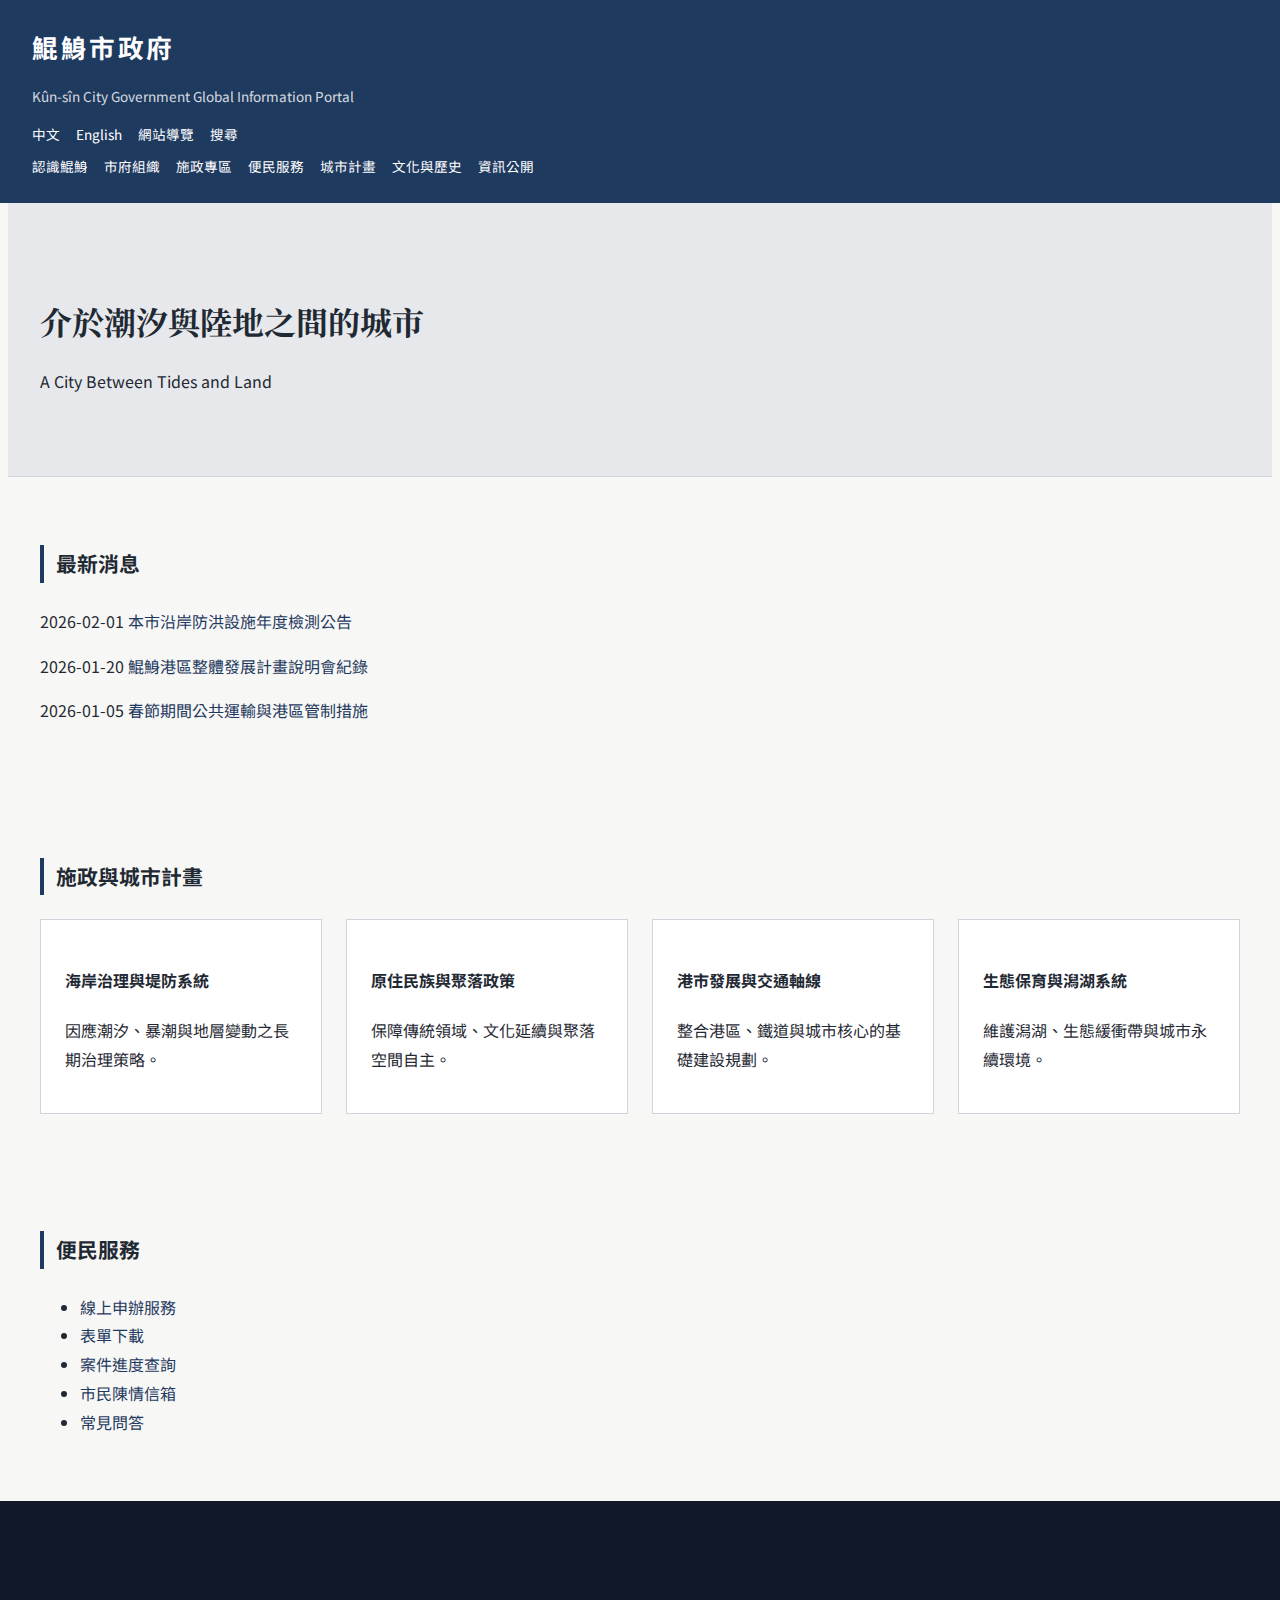
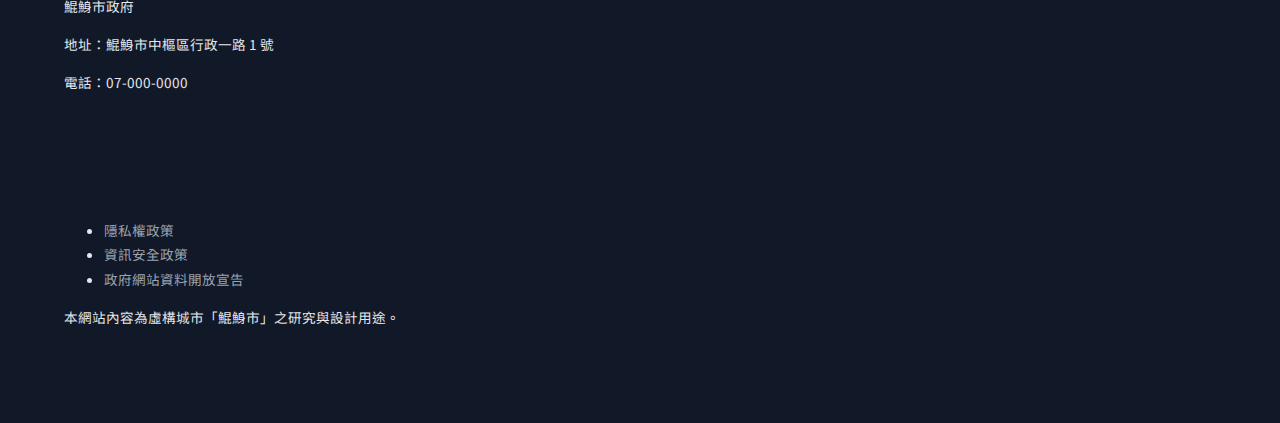
<file: KunShin_website/index.html>
<!DOCTYPE html>
<html lang="zh-Hant-TW">
<head>
  <meta charset="UTF-8">
  <meta name="viewport" content="width=device-width, initial-scale=1.0">
  <title>鯤鯓市政府全球資訊網</title>
  <meta name="description" content="鯤鯓市政府全球資訊網，提供市政資訊、便民服務、城市計畫與公共政策相關內容。">
  <link rel="stylesheet" href="css/style.css">
  <link rel="preconnect" href="https://fonts.googleapis.com">
  <link rel="preconnect" href="https://fonts.gstatic.com" crossorigin>
  <link href="https://fonts.googleapis.com/css2?family=Noto+Sans+TC&family=Noto+Serif+TC&display=swap" rel="stylesheet">

</head>

<body>

  <!-- ===== 頁首 Header ===== -->
  <header>
    <div class="site-branding">
      <h1>鯤鯓市政府</h1>
      <p class="site-subtitle">Kûn-sîn City Government Global Information Portal</p>
    </div>

    <div class="utility-nav">
      <ul>
        <li><a href="#">中文</a></li>
        <li><a href="#">English</a></li>
        <li><a href="#">網站導覽</a></li>
        <li><a href="#">搜尋</a></li>
      </ul>
    </div>

    <!-- 主導覽列 -->
    <nav aria-label="主要導覽">
      <ul class="main-nav">
        <li><a href="#">認識鯤鯓</a></li>
        <li><a href="#">市府組織</a></li>
        <li><a href="#">施政專區</a></li>
        <li><a href="#">便民服務</a></li>
        <li><a href="planning.html">城市計畫</a></li>
        <li><a href="#">文化與歷史</a></li>
        <li><a href="#">資訊公開</a></li>
      </ul>
    </nav>
  </header>

  <!-- ===== 主內容 Main ===== -->
  <main>

    <!-- Hero / 主視覺 -->
    <section class="hero">
      <h2>介於潮汐與陸地之間的城市</h2>
      <p>A City Between Tides and Land</p>
      <!-- 建議背景圖：港灣、潟湖、堤防（CSS 處理） -->
    </section>

    <!-- 最新消息 -->
    <section class="news">
      <h3>最新消息</h3>
      <ul>
        <li>
          <time datetime="2026-02-01">2026-02-01</time>
          <a href="#">本市沿岸防洪設施年度檢測公告</a>
        </li>
        <li>
          <time datetime="2026-01-20">2026-01-20</time>
          <a href="#">鯤鯓港區整體發展計畫說明會紀錄</a>
        </li>
        <li>
          <time datetime="2026-01-05">2026-01-05</time>
          <a href="#">春節期間公共運輸與港區管制措施</a>
        </li>
      </ul>
    </section>

    <!-- 施政與城市計畫入口 -->
    <section class="policy-highlights">
      <h3>施政與城市計畫</h3>
      <div class="policy-grid">
        <article>
          <h4>海岸治理與堤防系統</h4>
          <p>因應潮汐、暴潮與地層變動之長期治理策略。</p>
        </article>
        <article>
          <h4>原住民族與聚落政策</h4>
          <p>保障傳統領域、文化延續與聚落空間自主。</p>
        </article>
        <article>
          <h4>港市發展與交通軸線</h4>
          <p>整合港區、鐵道與城市核心的基礎建設規劃。</p>
        </article>
        <article>
          <h4>生態保育與潟湖系統</h4>
          <p>維護潟湖、生態緩衝帶與城市永續環境。</p>
        </article>
      </div>
    </section>

    <!-- 便民服務 -->
    <section class="services">
      <h3>便民服務</h3>
      <ul>
        <li><a href="#">線上申辦服務</a></li>
        <li><a href="#">表單下載</a></li>
        <li><a href="#">案件進度查詢</a></li>
        <li><a href="#">市民陳情信箱</a></li>
        <li><a href="#">常見問答</a></li>
      </ul>
    </section>

  </main>

  <!-- ===== 頁尾 Footer ===== -->
  <footer>
    <section class="footer-info">
      <p>鯤鯓市政府</p>
      <p>地址：鯤鯓市中樞區行政一路 1 號</p>
      <p>電話：07-000-0000</p>
    </section>

    <section class="footer-meta">
      <ul>
        <li><a href="#">隱私權政策</a></li>
        <li><a href="#">資訊安全政策</a></li>
        <li><a href="#">政府網站資料開放宣告</a></li>
      </ul>
      <p>本網站內容為虛構城市「鯤鯓市」之研究與設計用途。</p>
    </section>
  </footer>

</body>
</html>
</file>
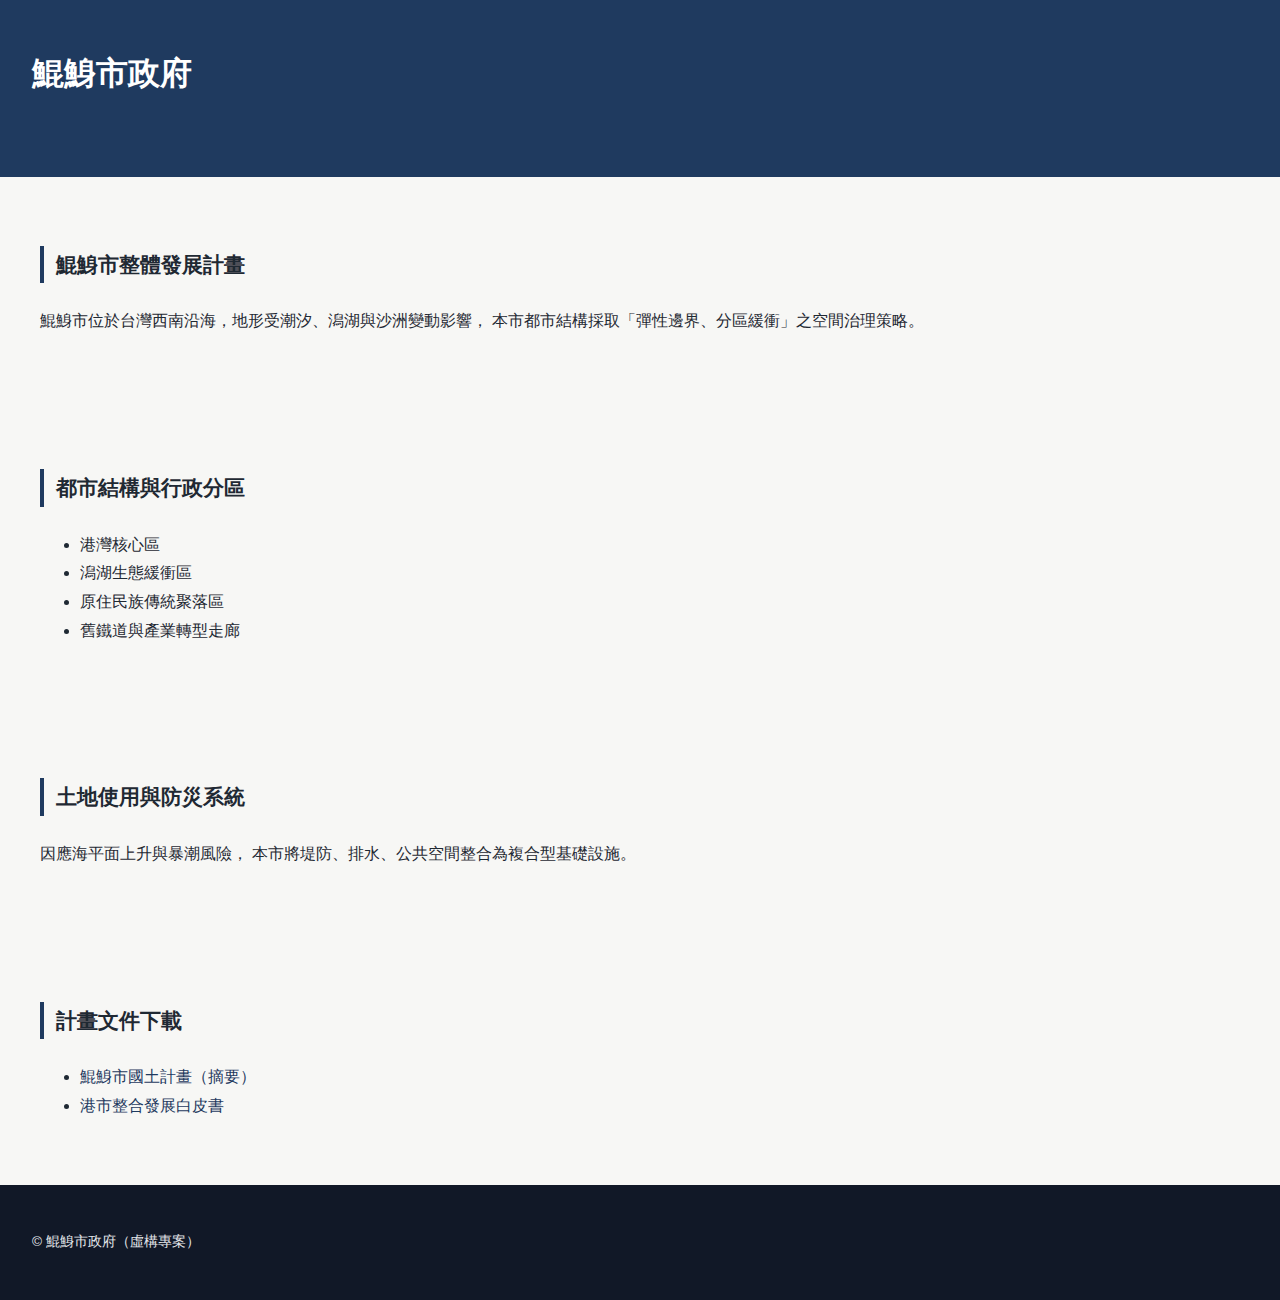
<file: KunShin_website/planning.html>
<!DOCTYPE html>
<html lang="zh-Hant-TW">
<head>
  <meta charset="UTF-8">
  <title>城市計畫｜鯤鯓市政府</title>
  <link rel="stylesheet" href="css/style.css">
</head>

<body>

<header>
  <h1>鯤鯓市政府</h1>
  <nav>
    <a href="index.html">返回首頁</a>
  </nav>
</header>

<main>

<section>
  <h3>鯤鯓市整體發展計畫</h3>
  <p>
    鯤鯓市位於台灣西南沿海，地形受潮汐、潟湖與沙洲變動影響，
    本市都市結構採取「彈性邊界、分區緩衝」之空間治理策略。
  </p>
</section>

<section>
  <h3>都市結構與行政分區</h3>
  <ul>
    <li>港灣核心區</li>
    <li>潟湖生態緩衝區</li>
    <li>原住民族傳統聚落區</li>
    <li>舊鐵道與產業轉型走廊</li>
  </ul>
</section>

<section>
  <h3>土地使用與防災系統</h3>
  <p>
    因應海平面上升與暴潮風險，
    本市將堤防、排水、公共空間整合為複合型基礎設施。
  </p>
</section>

<section>
  <h3>計畫文件下載</h3>
  <ul>
    <li><a href="#">鯤鯓市國土計畫（摘要）</a></li>
    <li><a href="#">港市整合發展白皮書</a></li>
  </ul>
</section>

</main>

<footer>
  <p>© 鯤鯓市政府（虛構專案）</p>
</footer>

</body>
</html>
</file>
<file: KunShin_website/css/style.css>
/* ===== 基本設定 ===== */
body {
  margin: 0;
  font-family: "Noto Sans TC", "PingFang TC", sans-serif;
  color: #1f2933;
  background-color: #f7f7f5;
  line-height: 1.8;
}

a {
  color: #1f3a5f;
  text-decoration: none;
}

a:hover {
  text-decoration: underline;
}

/* ===== Header ===== */
header {
  background-color: #1f3a5f;
  color: #ffffff;
  padding: 1.5rem 2rem;
}

.site-branding h1 {
  margin: 0;
  font-size: 1.6rem;
  letter-spacing: 0.1em;
}

.site-subtitle {
  font-size: 0.85rem;
  opacity: 0.8;
}

.utility-nav ul,
.main-nav {
  list-style: none;
  padding: 0;
  margin: 0.5rem 0 0;
  display: flex;
  gap: 1rem;
  font-size: 0.85rem;
}

.utility-nav a,
.main-nav a {
  color: #ffffff;
}

/* ===== Hero ===== */
.hero {
  padding: 4rem 2rem;
  background-color: #e6e8eb;
  border-bottom: 1px solid #d1d5db;
}

.hero h2 {
  font-family: "Noto Serif TC", serif;
  font-size: 2rem;
  margin-bottom: 0.5rem;
}

/* ===== Section ===== */
section {
  padding: 3rem 2rem;
  max-width: 1200px;
  margin: auto;
}

section h3 {
  border-left: 4px solid #1f3a5f;
  padding-left: 0.75rem;
  margin-bottom: 1.5rem;
  font-size: 1.3rem;
}

/* ===== News ===== */
.news ul {
  list-style: none;
  padding: 0;
}

.news li {
  margin-bottom: 1rem;
}

/* ===== Policy Grid ===== */
.policy-grid {
  display: grid;
  grid-template-columns: repeat(auto-fit, minmax(240px, 1fr));
  gap: 1.5rem;
}

.policy-grid article {
  background-color: #ffffff;
  padding: 1.5rem;
  border: 1px solid #d1d5db;
}

/* ===== Footer ===== */
footer {
  background-color: #111827;
  color: #e5e7eb;
  padding: 2rem;
  font-size: 0.85rem;
}

footer a {
  color: #9ca3af;
}
</file>
